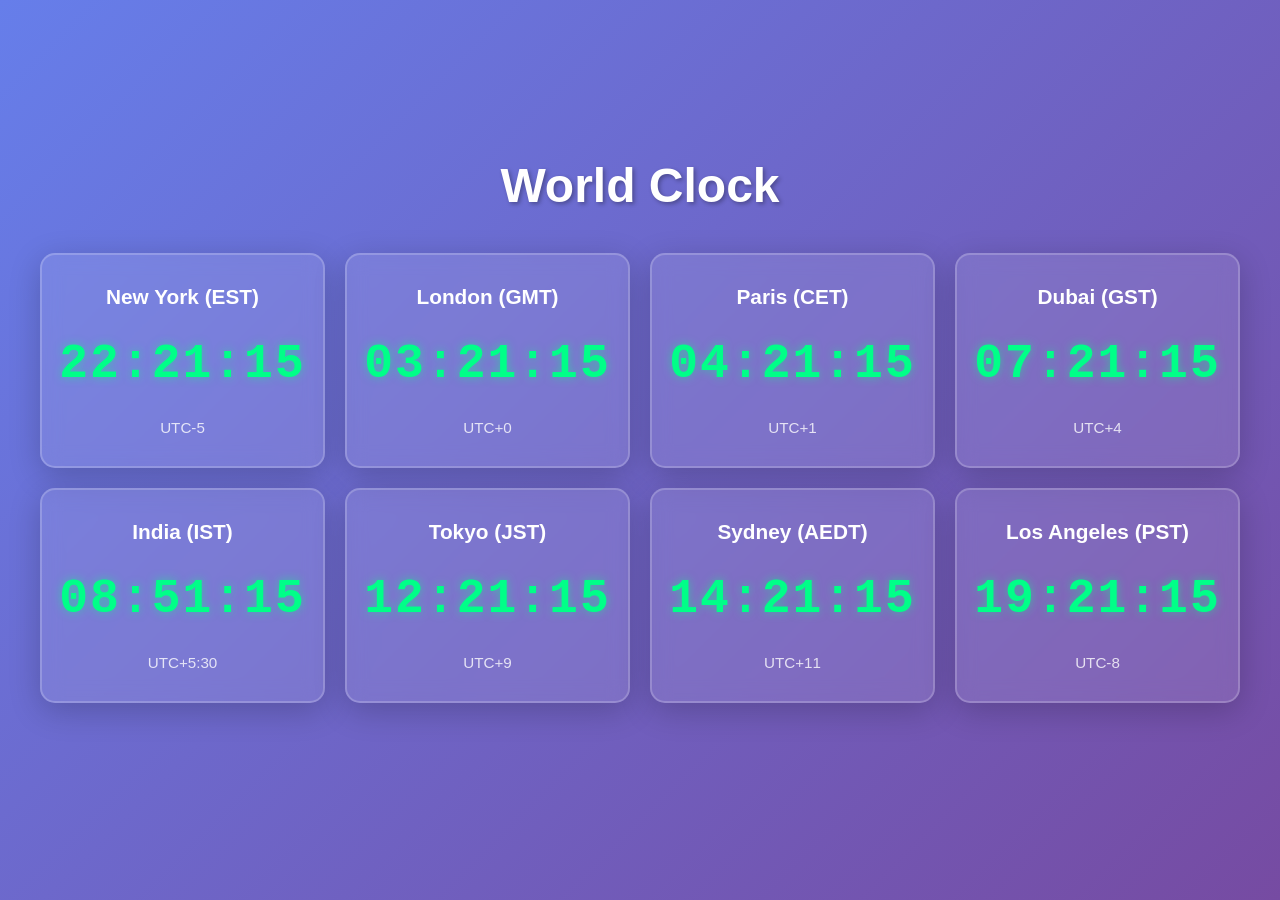
<file: index.html>
<!DOCTYPE html>
<html lang="en">
<head>
    <meta charset="UTF-8">
    <meta name="viewport" content="width=device-width, initial-scale=1.0">
    <title>Digital Clock - Multiple Time Zones</title>
    <link rel="stylesheet" href="style.css">
</head>
<body>
    <div class="container">
        <h1>World Clock</h1>
        <div class="clocks-grid">
            <div class="clock-card">
                <h2>New York (EST)</h2>
                <div class="time" id="ny-time">00:00:00</div>
                <div class="timezone">UTC-5</div>
            </div>
            <div class="clock-card">
                <h2>London (GMT)</h2>
                <div class="time" id="london-time">00:00:00</div>
                <div class="timezone">UTC+0</div>
            </div>
            <div class="clock-card">
                <h2>Paris (CET)</h2>
                <div class="time" id="paris-time">00:00:00</div>
                <div class="timezone">UTC+1</div>
            </div>
            <div class="clock-card">
                <h2>Dubai (GST)</h2>
                <div class="time" id="dubai-time">00:00:00</div>
                <div class="timezone">UTC+4</div>
            </div>
            <div class="clock-card">
                <h2>India (IST)</h2>
                <div class="time" id="india-time">00:00:00</div>
                <div class="timezone">UTC+5:30</div>
            </div>
            <div class="clock-card">
                <h2>Tokyo (JST)</h2>
                <div class="time" id="tokyo-time">00:00:00</div>
                <div class="timezone">UTC+9</div>
            </div>
            <div class="clock-card">
                <h2>Sydney (AEDT)</h2>
                <div class="time" id="sydney-time">00:00:00</div>
                <div class="timezone">UTC+11</div>
            </div>
            <div class="clock-card">
                <h2>Los Angeles (PST)</h2>
                <div class="time" id="la-time">00:00:00</div>
                <div class="timezone">UTC-8</div>
            </div>
        </div>
    </div>

    <script src="script.js"></script>
</body>
</html>
</file>
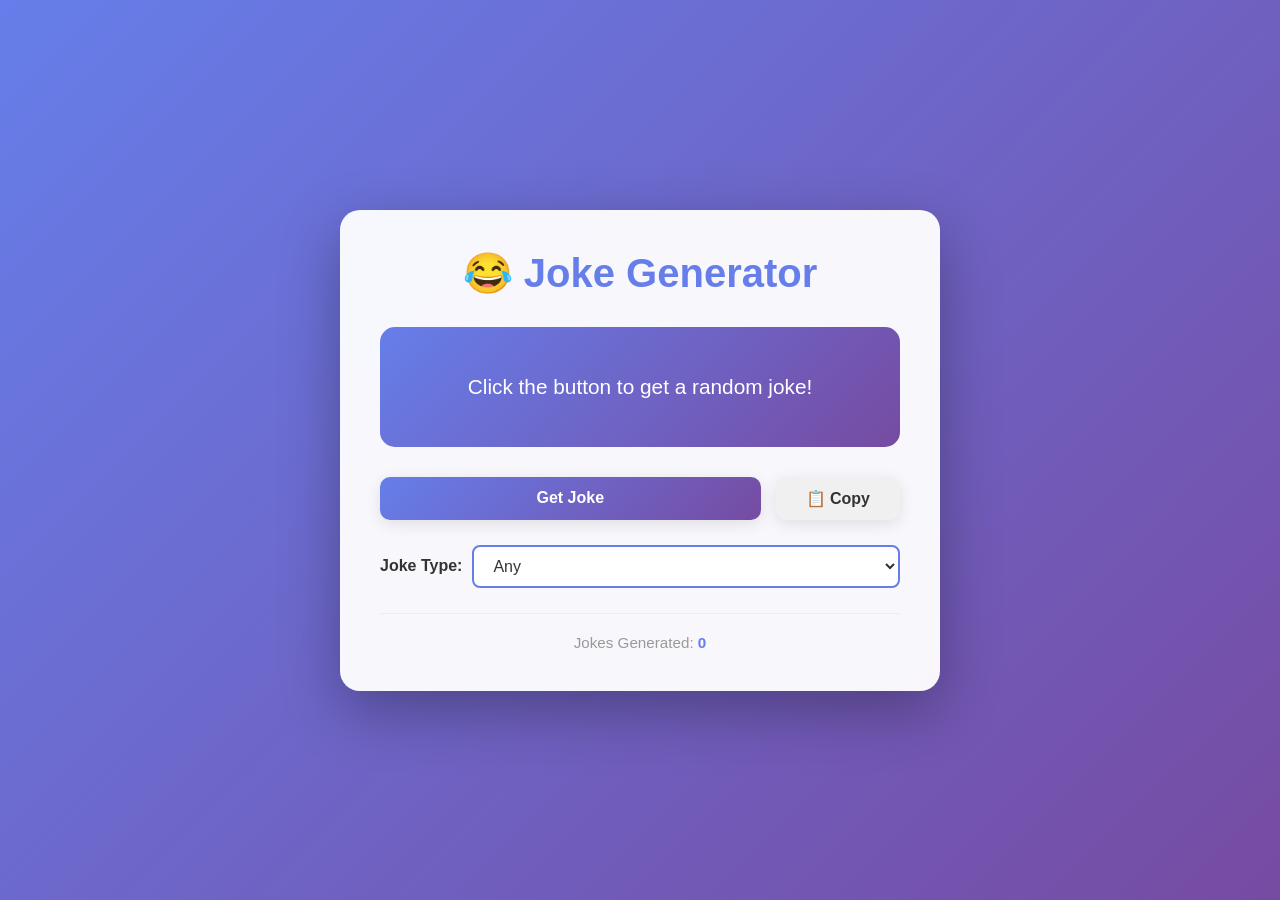
<file: joke-generator.html>
<!DOCTYPE html>
<html lang="en">
<head>
    <meta charset="UTF-8">
    <meta name="viewport" content="width=device-width, initial-scale=1.0">
    <title>Random Joke Generator</title>
    <link rel="stylesheet" href="joke-style.css">
</head>
<body>
    <div class="container">
        <div class="joke-card">
            <h1>😂 Joke Generator</h1>
            
            <div class="joke-display">
                <div id="joke-text" class="joke-text">Click the button to get a random joke!</div>
            </div>
            
            <div class="controls">
                <button id="generate-btn" class="btn btn-primary">Get Joke</button>
                <button id="copy-btn" class="btn btn-secondary" title="Copy joke to clipboard">📋 Copy</button>
            </div>
            
            <div class="joke-type-selector">
                <label for="joke-type">Joke Type:</label>
                <select id="joke-type">
                    <option value="any">Any</option>
                    <option value="general">General</option>
                    <option value="knock-knock">Knock-Knock</option>
                    <option value="programming">Programming</option>
                </select>
            </div>
            
            <div class="loading" id="loading">Loading...</div>
            
            <div class="error" id="error-message"></div>
            
            <div class="stats">
                <p>Jokes Generated: <span id="joke-count">0</span></p>
            </div>
        </div>
    </div>

    <script src="joke-script.js"></script>
</body>
</html>
</file>
<file: style.css>
* {
    margin: 0;
    padding: 0;
    box-sizing: border-box;
}

body {
    font-family: 'Segoe UI', Tahoma, Geneva, Verdana, sans-serif;
    background: linear-gradient(135deg, #667eea 0%, #764ba2 100%);
    min-height: 100vh;
    display: flex;
    justify-content: center;
    align-items: center;
    padding: 20px;
}

.container {
    width: 100%;
    max-width: 1200px;
}

h1 {
    text-align: center;
    color: #fff;
    margin-bottom: 40px;
    font-size: 3rem;
    text-shadow: 2px 2px 4px rgba(0, 0, 0, 0.3);
}

.clocks-grid {
    display: grid;
    grid-template-columns: repeat(auto-fit, minmax(280px, 1fr));
    gap: 20px;
    margin-bottom: 40px;
}

.clock-card {
    background: rgba(255, 255, 255, 0.1);
    backdrop-filter: blur(10px);
    border-radius: 15px;
    padding: 30px;
    text-align: center;
    border: 2px solid rgba(255, 255, 255, 0.2);
    box-shadow: 0 8px 32px rgba(0, 0, 0, 0.2);
    transition: transform 0.3s ease, box-shadow 0.3s ease;
}

.clock-card:hover {
    transform: translateY(-5px);
    box-shadow: 0 12px 40px rgba(0, 0, 0, 0.3);
}

.clock-card h2 {
    color: #fff;
    font-size: 1.3rem;
    margin-bottom: 15px;
    font-weight: 600;
}

.time {
    font-size: 3rem;
    font-weight: bold;
    color: #00ff88;
    font-family: 'Courier New', monospace;
    letter-spacing: 2px;
    text-shadow: 0 0 10px rgba(0, 255, 136, 0.5);
    margin: 20px 0;
    min-height: 70px;
    display: flex;
    align-items: center;
    justify-content: center;
}

.timezone {
    color: rgba(255, 255, 255, 0.8);
    font-size: 0.95rem;
    margin-top: 10px;
    font-weight: 500;
}

/* Responsive Design */
@media (max-width: 768px) {
    h1 {
        font-size: 2rem;
        margin-bottom: 30px;
    }

    .clocks-grid {
        grid-template-columns: repeat(auto-fit, minmax(200px, 1fr));
        gap: 15px;
    }

    .clock-card {
        padding: 20px;
    }

    .time {
        font-size: 2rem;
    }

    .clock-card h2 {
        font-size: 1rem;
    }
}

@media (max-width: 480px) {
    h1 {
        font-size: 1.5rem;
    }

    .clocks-grid {
        grid-template-columns: 1fr;
    }

    .time {
        font-size: 1.8rem;
    }
}
</file>
<file: joke-style.css>
* {
    margin: 0;
    padding: 0;
    box-sizing: border-box;
}

body {
    font-family: 'Segoe UI', Tahoma, Geneva, Verdana, sans-serif;
    background: linear-gradient(135deg, #667eea 0%, #764ba2 100%);
    min-height: 100vh;
    display: flex;
    justify-content: center;
    align-items: center;
    padding: 20px;
}

.container {
    width: 100%;
    max-width: 600px;
}

.joke-card {
    background: rgba(255, 255, 255, 0.95);
    border-radius: 20px;
    padding: 40px;
    box-shadow: 0 20px 60px rgba(0, 0, 0, 0.3);
    animation: slideIn 0.5s ease-out;
}

@keyframes slideIn {
    from {
        opacity: 0;
        transform: translateY(20px);
    }
    to {
        opacity: 1;
        transform: translateY(0);
    }
}

h1 {
    text-align: center;
    color: #667eea;
    margin-bottom: 30px;
    font-size: 2.5rem;
}

.joke-display {
    background: linear-gradient(135deg, #667eea 0%, #764ba2 100%);
    border-radius: 15px;
    padding: 30px;
    margin-bottom: 30px;
    min-height: 120px;
    display: flex;
    align-items: center;
    justify-content: center;
}

.joke-text {
    color: #fff;
    font-size: 1.3rem;
    line-height: 1.6;
    text-align: center;
    font-weight: 500;
    animation: fadeIn 0.5s ease-in;
}

@keyframes fadeIn {
    from {
        opacity: 0;
    }
    to {
        opacity: 1;
    }
}

.controls {
    display: flex;
    gap: 15px;
    margin-bottom: 25px;
    flex-wrap: wrap;
    justify-content: center;
}

.btn {
    padding: 12px 30px;
    font-size: 1rem;
    border: none;
    border-radius: 10px;
    cursor: pointer;
    font-weight: 600;
    transition: all 0.3s ease;
    box-shadow: 0 4px 15px rgba(0, 0, 0, 0.1);
}

.btn:hover {
    transform: translateY(-2px);
    box-shadow: 0 6px 20px rgba(0, 0, 0, 0.15);
}

.btn:active {
    transform: translateY(0);
}

.btn-primary {
    background: linear-gradient(135deg, #667eea 0%, #764ba2 100%);
    color: #fff;
    flex: 1;
    min-width: 150px;
}

.btn-primary:hover {
    opacity: 0.9;
}

.btn-secondary {
    background: #f0f0f0;
    color: #333;
    flex: 0 1 auto;
}

.btn-secondary:hover {
    background: #e0e0e0;
}

.btn:disabled {
    opacity: 0.6;
    cursor: not-allowed;
    transform: none;
}

.joke-type-selector {
    margin-bottom: 25px;
    display: flex;
    align-items: center;
    gap: 10px;
}

label {
    font-weight: 600;
    color: #333;
}

select {
    flex: 1;
    padding: 10px 15px;
    border: 2px solid #667eea;
    border-radius: 8px;
    font-size: 1rem;
    cursor: pointer;
    background: #fff;
    color: #333;
    transition: all 0.3s ease;
}

select:hover {
    border-color: #764ba2;
}

select:focus {
    outline: none;
    border-color: #764ba2;
    box-shadow: 0 0 0 3px rgba(102, 126, 234, 0.1);
}

.loading {
    display: none;
    text-align: center;
    color: #667eea;
    font-weight: 600;
    padding: 15px;
    animation: pulse 1.5s infinite;
}

.loading.active {
    display: block;
}

@keyframes pulse {
    0%, 100% {
        opacity: 1;
    }
    50% {
        opacity: 0.5;
    }
}

.error {
    display: none;
    background: #fee;
    color: #c33;
    padding: 15px;
    border-radius: 8px;
    margin-bottom: 20px;
    border-left: 4px solid #c33;
    animation: slideIn 0.3s ease-out;
}

.error.active {
    display: block;
}

.stats {
    text-align: center;
    color: #999;
    font-size: 0.95rem;
    margin-top: 20px;
    padding-top: 20px;
    border-top: 1px solid #eee;
}

.stats span {
    font-weight: 600;
    color: #667eea;
}

/* Responsive Design */
@media (max-width: 600px) {
    .joke-card {
        padding: 25px;
    }

    h1 {
        font-size: 2rem;
    }

    .joke-display {
        padding: 20px;
        min-height: 100px;
    }

    .joke-text {
        font-size: 1.1rem;
    }

    .controls {
        gap: 10px;
    }

    .btn {
        padding: 10px 20px;
        font-size: 0.95rem;
    }

    .joke-type-selector {
        flex-direction: column;
        align-items: stretch;
    }

    select {
        width: 100%;
    }
}

@media (max-width: 400px) {
    .joke-card {
        padding: 15px;
    }

    h1 {
        font-size: 1.5rem;
    }

    .controls {
        flex-direction: column;
    }

    .btn {
        width: 100%;
    }
}
</file>
